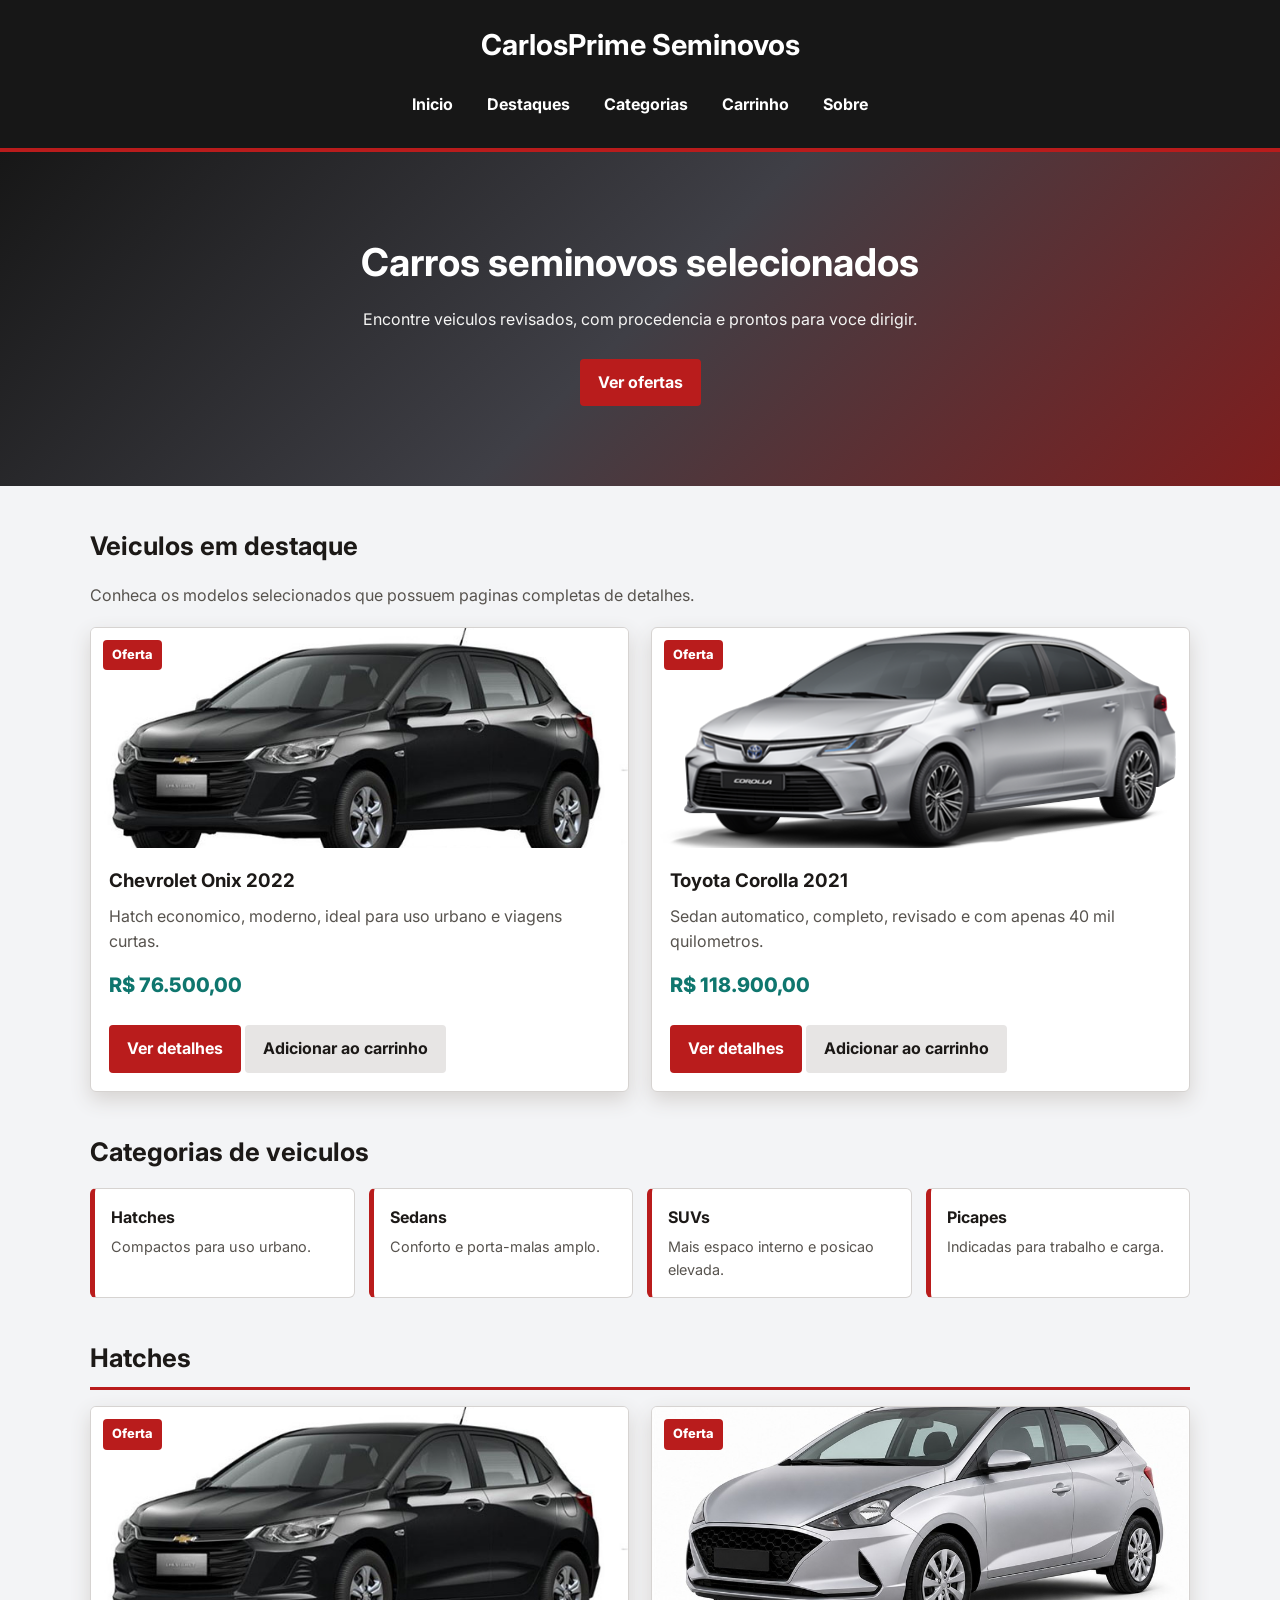
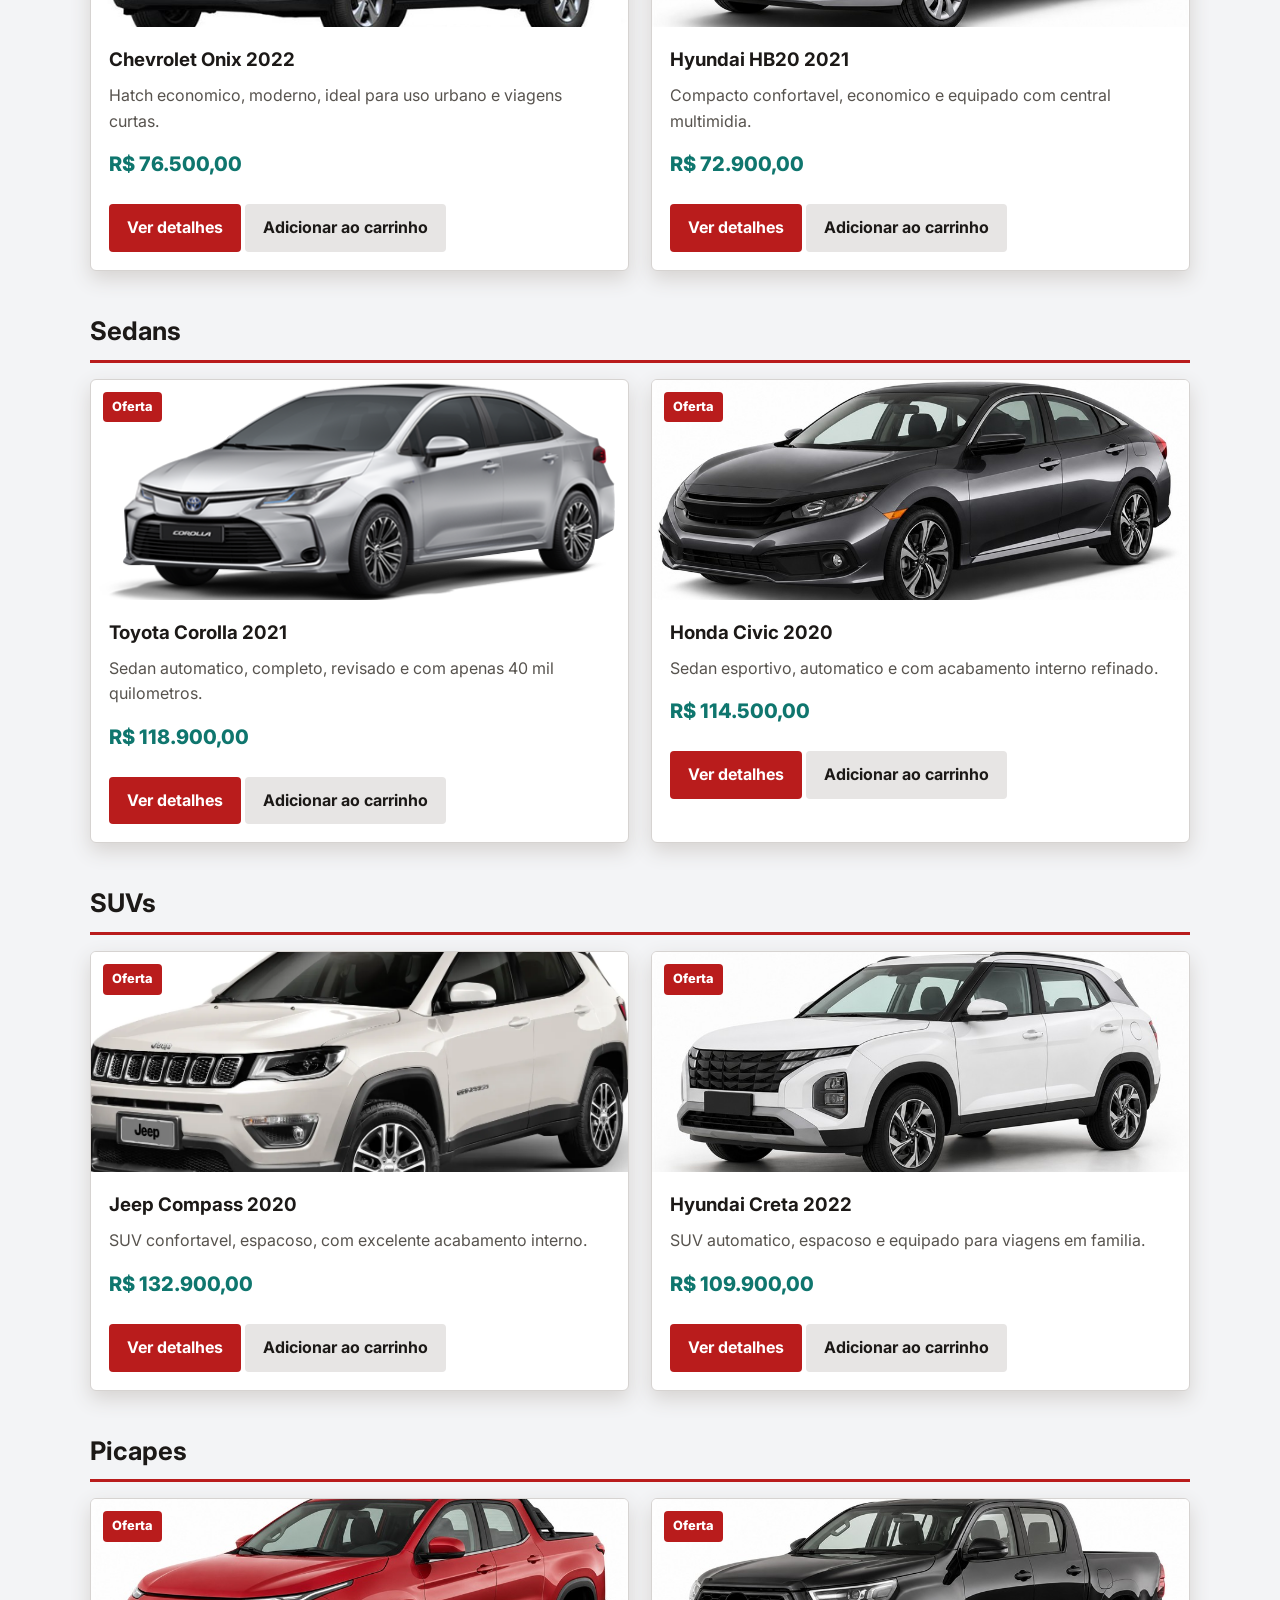
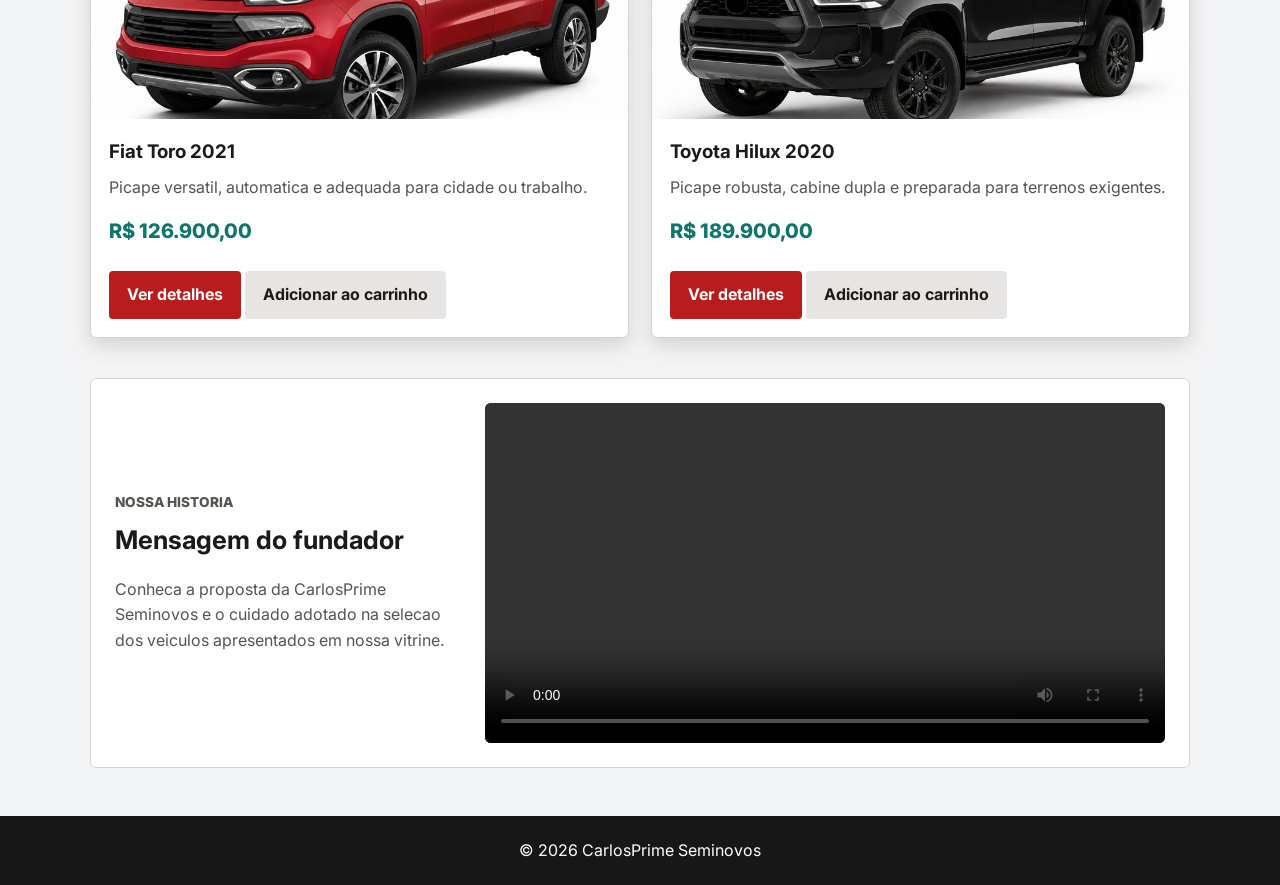
<file: index.html>
<!DOCTYPE html>
<html lang="pt-BR">
    <head>
        <meta charset="UTF-8">
        <meta name="viewport" content="width=device-width, initial-scale=1.0">
        <title>CarlosPrime Seminovos</title>
        <link rel="stylesheet" href="css/style.css">
    </head>
    <body>
        <header>
            <h1>CarlosPrime Seminovos</h1>

            <nav>
                <ul>
                    <li><a href="index.html">Inicio</a></li>
                    <li><a href="#destaques">Destaques</a></li>
                    <li><a href="#categorias">Categorias</a></li>
                    <li><a href="carrinho.html">Carrinho</a></li>
                    <li><a href="sobre.html">Sobre</a></li>
                </ul>
            </nav>
        </header>

        <main>
            <section class="banner">
                <h2>Carros seminovos selecionados</h2>
                <p>Encontre veiculos revisados, com procedencia e prontos para voce dirigir.</p>
                <a href="#destaques" class="botao">Ver ofertas</a>
            </section>

            <section id="destaques" class="produtos cabecalho-vitrine">
                <h2>Veiculos em destaque</h2>
                <p>Conheca os modelos selecionados que possuem paginas completas de detalhes.</p>

                <div class="grade-produtos">
                    <article class="card-produto">
                        <img src="img/onix.jpg" alt="Chevrolet Onix preto seminovo">
                        <div class="card-conteudo">
                            <h3>Chevrolet Onix 2022</h3>
                            <p>Hatch economico, moderno, ideal para uso urbano e viagens curtas.</p>
                            <p class="preco">R$ 76.500,00</p>
                            <a href="onix.html" class="botao">Ver detalhes</a>
                            <a href="carrinho.html" class="botao botao-secundario">Adicionar ao carrinho</a>
                        </div>
                    </article>

                    <article class="card-produto">
                        <img src="img/corolla.jpg" alt="Toyota Corolla prata seminovo">
                        <div class="card-conteudo">
                            <h3>Toyota Corolla 2021</h3>
                            <p>Sedan automatico, completo, revisado e com apenas 40 mil quilometros.</p>
                            <p class="preco">R$ 118.900,00</p>
                            <a href="corolla.html" class="botao">Ver detalhes</a>
                            <a href="carrinho.html" class="botao botao-secundario">Adicionar ao carrinho</a>
                        </div>
                    </article>
                </div>
            </section>

            <section id="categorias" class="categorias">
                <h2>Categorias de veiculos</h2>

                <ul>
                    <li>
                        <a href="#hatches">
                            <strong>Hatches</strong>
                            <span>Compactos para uso urbano.</span>
                        </a>
                    </li>
                    <li>
                        <a href="#sedans">
                            <strong>Sedans</strong>
                            <span>Conforto e porta-malas amplo.</span>
                        </a>
                    </li>
                    <li>
                        <a href="#suvs">
                            <strong>SUVs</strong>
                            <span>Mais espaco interno e posicao elevada.</span>
                        </a>
                    </li>
                    <li>
                        <a href="#picapes">
                            <strong>Picapes</strong>
                            <span>Indicadas para trabalho e carga.</span>
                        </a>
                    </li>
                </ul>
            </section>

            <section id="hatches" class="produtos categoria-produtos">
                <h2>Hatches</h2>
                <div class="grade-produtos">
                    <article class="card-produto">
                        <img src="img/onix.jpg" alt="Chevrolet Onix preto seminovo">
                        <div class="card-conteudo">
                            <h3>Chevrolet Onix 2022</h3>
                            <p>Hatch economico, moderno, ideal para uso urbano e viagens curtas.</p>
                            <p class="preco">R$ 76.500,00</p>
                            <a href="onix.html" class="botao">Ver detalhes</a>
                            <a href="carrinho.html" class="botao botao-secundario">Adicionar ao carrinho</a>
                        </div>
                    </article>

                    <article class="card-produto">
                        <img src="img/hb20.jpg" alt="Hatch compacto prata seminovo">
                        <div class="card-conteudo">
                            <h3>Hyundai HB20 2021</h3>
                            <p>Compacto confortavel, economico e equipado com central multimidia.</p>
                            <p class="preco">R$ 72.900,00</p>
                            <a href="sobre.html" class="botao">Ver detalhes</a>
                            <a href="carrinho.html" class="botao botao-secundario">Adicionar ao carrinho</a>
                        </div>
                    </article>
                </div>
            </section>

            <section id="sedans" class="produtos categoria-produtos">
                <h2>Sedans</h2>
                <div class="grade-produtos">
                    <article class="card-produto">
                        <img src="img/corolla.jpg" alt="Toyota Corolla prata seminovo">
                        <div class="card-conteudo">
                            <h3>Toyota Corolla 2021</h3>
                            <p>Sedan automatico, completo, revisado e com apenas 40 mil quilometros.</p>
                            <p class="preco">R$ 118.900,00</p>
                            <a href="corolla.html" class="botao">Ver detalhes</a>
                            <a href="carrinho.html" class="botao botao-secundario">Adicionar ao carrinho</a>
                        </div>
                    </article>

                    <article class="card-produto">
                        <img src="img/civic.jpg" alt="Sedan cinza seminovo">
                        <div class="card-conteudo">
                            <h3>Honda Civic 2020</h3>
                            <p>Sedan esportivo, automatico e com acabamento interno refinado.</p>
                            <p class="preco">R$ 114.500,00</p>
                            <a href="sobre.html" class="botao">Ver detalhes</a>
                            <a href="carrinho.html" class="botao botao-secundario">Adicionar ao carrinho</a>
                        </div>
                    </article>
                </div>
            </section>

            <section id="suvs" class="produtos categoria-produtos">
                <h2>SUVs</h2>
                <div class="grade-produtos">
                    <article class="card-produto">
                        <img src="img/compass.jpg" alt="Jeep Compass cinza seminovo">
                        <div class="card-conteudo">
                            <h3>Jeep Compass 2020</h3>
                            <p>SUV confortavel, espacoso, com excelente acabamento interno.</p>
                            <p class="preco">R$ 132.900,00</p>
                            <a href="sobre.html" class="botao">Ver detalhes</a>
                            <a href="carrinho.html" class="botao botao-secundario">Adicionar ao carrinho</a>
                        </div>
                    </article>

                    <article class="card-produto">
                        <img src="img/creta.jpg" alt="SUV branco seminovo">
                        <div class="card-conteudo">
                            <h3>Hyundai Creta 2022</h3>
                            <p>SUV automatico, espacoso e equipado para viagens em familia.</p>
                            <p class="preco">R$ 109.900,00</p>
                            <a href="sobre.html" class="botao">Ver detalhes</a>
                            <a href="carrinho.html" class="botao botao-secundario">Adicionar ao carrinho</a>
                        </div>
                    </article>
                </div>
            </section>

            <section id="picapes" class="produtos categoria-produtos">
                <h2>Picapes</h2>
                <div class="grade-produtos">
                    <article class="card-produto">
                        <img src="img/toro.jpg" alt="Picape vermelha seminova">
                        <div class="card-conteudo">
                            <h3>Fiat Toro 2021</h3>
                            <p>Picape versatil, automatica e adequada para cidade ou trabalho.</p>
                            <p class="preco">R$ 126.900,00</p>
                            <a href="sobre.html" class="botao">Ver detalhes</a>
                            <a href="carrinho.html" class="botao botao-secundario">Adicionar ao carrinho</a>
                        </div>
                    </article>

                    <article class="card-produto">
                        <img src="img/hilux.jpg" alt="Picape preta seminova">
                        <div class="card-conteudo">
                            <h3>Toyota Hilux 2020</h3>
                            <p>Picape robusta, cabine dupla e preparada para terrenos exigentes.</p>
                            <p class="preco">R$ 189.900,00</p>
                            <a href="sobre.html" class="botao">Ver detalhes</a>
                            <a href="carrinho.html" class="botao botao-secundario">Adicionar ao carrinho</a>
                        </div>
                    </article>
                </div>
            </section>

            <section id="fundador" class="fundador">
                <div class="fundador-texto">
                    <p class="etiqueta">Nossa historia</p>
                    <h2>Mensagem do fundador</h2>
                    <p>
                        Conheca a proposta da CarlosPrime Seminovos e o cuidado adotado na
                        selecao dos veiculos apresentados em nossa vitrine.
                    </p>
                </div>

                <div class="video-responsivo">
                    <video controls preload="metadata">
                        <source src="video/video.mp4" type="video/mp4">
                        Seu navegador nao suporta a reproducao de videos.
                    </video>
                </div>
            </section>
        </main>

        <footer>
            <p>&copy; 2026 CarlosPrime Seminovos</p>
        </footer>
    </body>
</html>
</file>
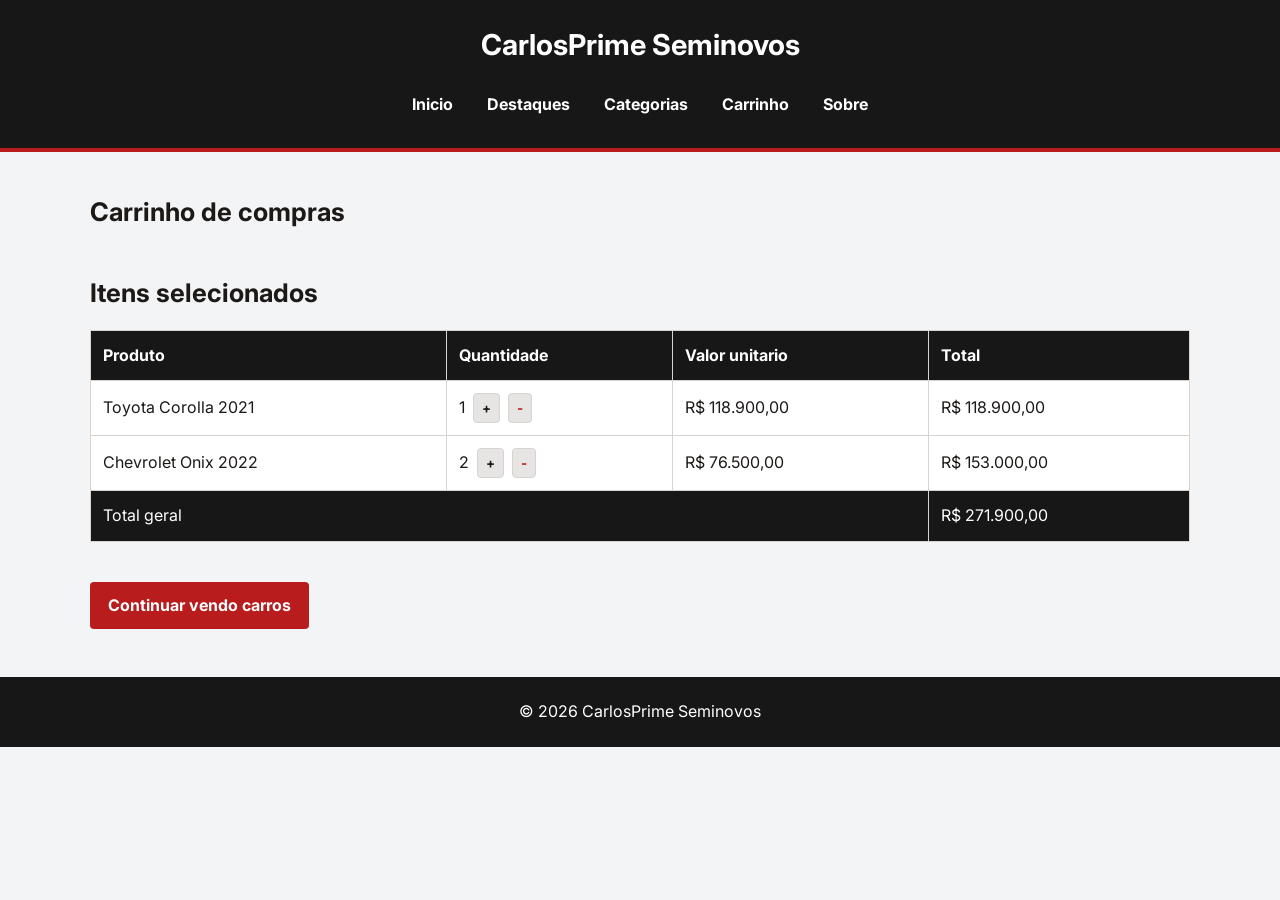
<file: carrinho.html>
<!DOCTYPE html>
<html lang="pt-BR">
    <head>
        <meta charset="UTF-8">
        <meta name="viewport" content="width=device-width, initial-scale=1.0">
        <title>Carrinho | CarlosPrime Seminovos</title>
        <link rel="stylesheet" href="css/style.css">
    </head>
    <body>
        <header>
            <h1>CarlosPrime Seminovos</h1>

            <nav>
                <ul>
                    <li><a href="index.html">Inicio</a></li>
                    <li><a href="index.html#destaques">Destaques</a></li>
                    <li><a href="index.html#categorias">Categorias</a></li>
                    <li><a href="carrinho.html">Carrinho</a></li>
                    <li><a href="sobre.html">Sobre</a></li>
                </ul>
            </nav>
        </header>

        <main>
            <section class="pagina-titulo">
                <h2>Carrinho de compras</h2>
                <p></p>
            </section>

            <section class="tabela-secao">
                <h2>Itens selecionados</h2>

                <div class="tabela-responsiva">
                    <table>
                        <thead>
                            <tr>
                                <th>Produto</th>
                                <th>Quantidade</th>
                                <th>Valor unitario</th>
                                <th>Total</th>
                            </tr>
                        </thead>
                        <tbody>
                            <tr>
                                <td>Toyota Corolla 2021</td>
                                <td>
                                    <div class="controle-quantidade">
                                        <span>1</span>
                                        <button type="button" >+</button>
                                        <button type="button" >-</button>
                                    </div>
                                </td>
                                <td>R$ 118.900,00</td>
                                <td>R$ 118.900,00</td>
                            </tr>
                            <tr>
                                <td>Chevrolet Onix 2022</td>
                                <td>
                                    <div class="controle-quantidade">
                                        <span>2</span>
                                        <button type="button" >+</button>
                                        <button type="button" >-</button>
                                    </div>
                                </td>
                                <td>R$ 76.500,00</td>
                                <td>R$ 153.000,00</td>
                            </tr>
                        </tbody>
                        <tfoot>
                            <tr>
                                <td colspan="3">Total geral</td>
                                <td>R$ 271.900,00</td>
                            </tr>
                        </tfoot>
                    </table>
                </div>
            </section>

            <section class="resumo-compra">
                
                <a href="index.html" class="botao">Continuar vendo carros</a>
            </section>
        </main>

        <footer>
            <p>&copy; 2026 CarlosPrime Seminovos</p>
        </footer>
    </body>
</html>
</file>
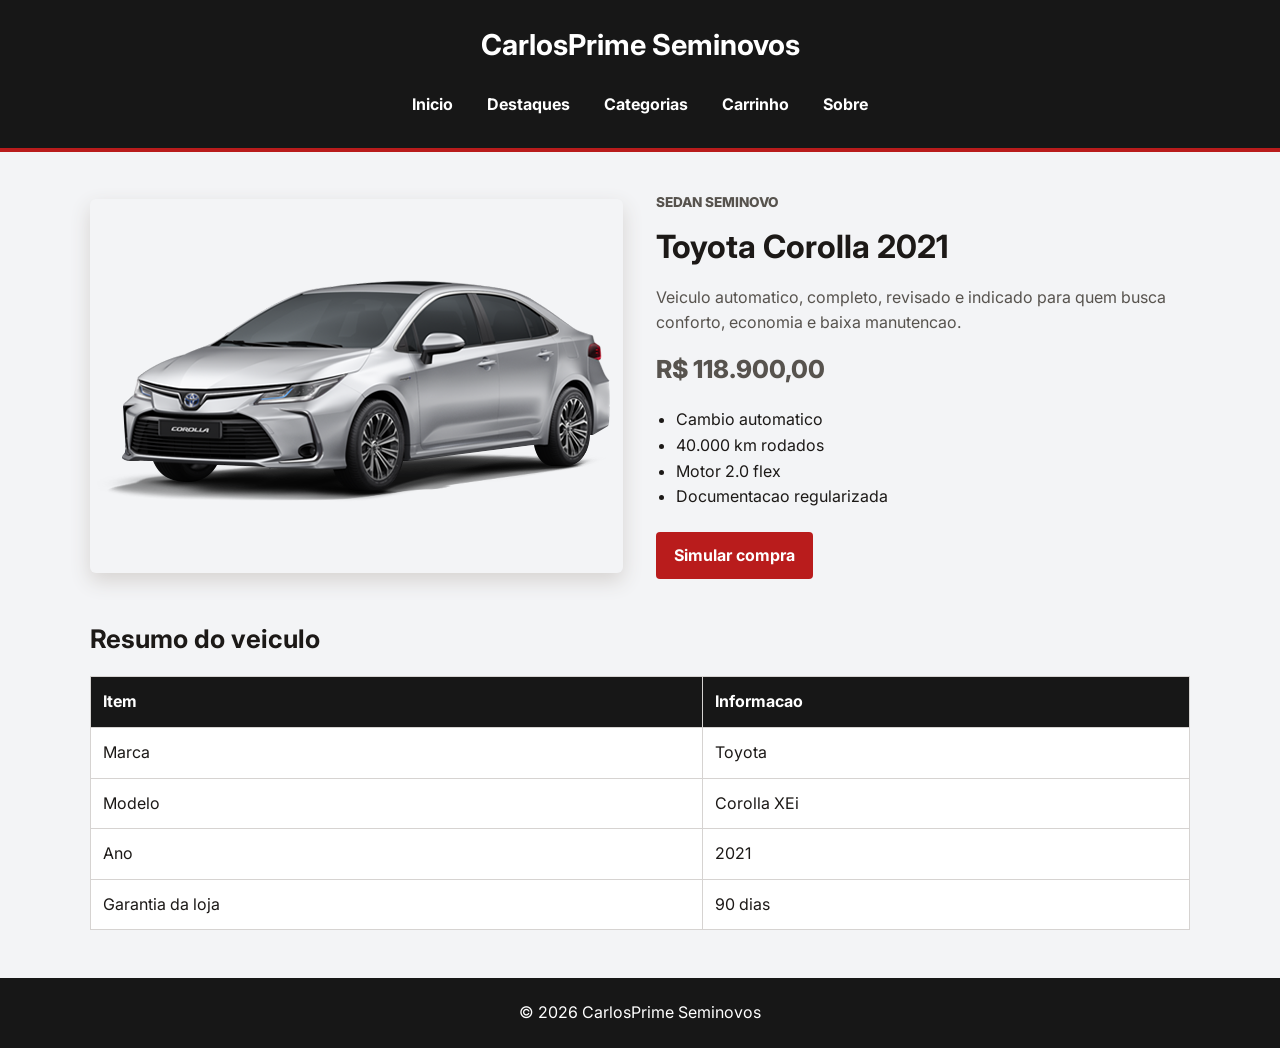
<file: corolla.html>
<!DOCTYPE html>
<html lang="pt-BR">
    <head>
        <meta charset="UTF-8">
        <meta name="viewport" content="width=device-width, initial-scale=1.0">
        <title>Toyota Corolla 2021 | CarlosPrime Seminovos</title>
        <link rel="stylesheet" href="css/style.css">
    </head>
    <body>
        <header>
            <h1>CarlosPrime Seminovos</h1>

            <nav>
                <ul>
                    <li><a href="index.html">Inicio</a></li>
                    <li><a href="index.html#destaques">Destaques</a></li>
                    <li><a href="index.html#categorias">Categorias</a></li>
                    <li><a href="carrinho.html">Carrinho</a></li>
                    <li><a href="sobre.html">Sobre</a></li>
                </ul>
            </nav>
        </header>

        <main>
            <section class="detalhe-produto">
                <div class="detalhe-imagem">
                    <img src="img/corolla.jpg" alt="Toyota Corolla 2021 prata visto de frente">
                </div>

                <div class="detalhe-info">
                    <p class="etiqueta">Sedan seminovo</p>
                    <h2>Toyota Corolla 2021</h2>
                    <p>
                        Veiculo automatico, completo, revisado e indicado para quem busca conforto,
                        economia e baixa manutencao.
                    </p>

                    <p class="preco detalhe-preco">R$ 118.900,00</p>

                    <ul class="lista-dados">
                        <li>Cambio automatico</li>
                        <li>40.000 km rodados</li>
                        <li>Motor 2.0 flex</li>
                        <li>Documentacao regularizada</li>
                    </ul>

                    <a href="carrinho.html" class="botao">Simular compra</a>
                </div>
            </section>

            <section class="tabela-secao">
                <h2>Resumo do veiculo</h2>

                <div class="tabela-responsiva">
                    <table>
                        <thead>
                            <tr>
                                <th>Item</th>
                                <th>Informacao</th>
                            </tr>
                        </thead>
                        <tbody>
                            <tr>
                                <td>Marca</td>
                                <td>Toyota</td>
                            </tr>
                            <tr>
                                <td>Modelo</td>
                                <td>Corolla XEi</td>
                            </tr>
                            <tr>
                                <td>Ano</td>
                                <td>2021</td>
                            </tr>
                            <tr>
                                <td>Garantia da loja</td>
                                <td>90 dias</td>
                            </tr>
                        </tbody>
                    </table>
                </div>
            </section>
        </main>

        <footer>
            <p>&copy; 2026 CarlosPrime Seminovos</p>
        </footer>
    </body>
</html>
</file>
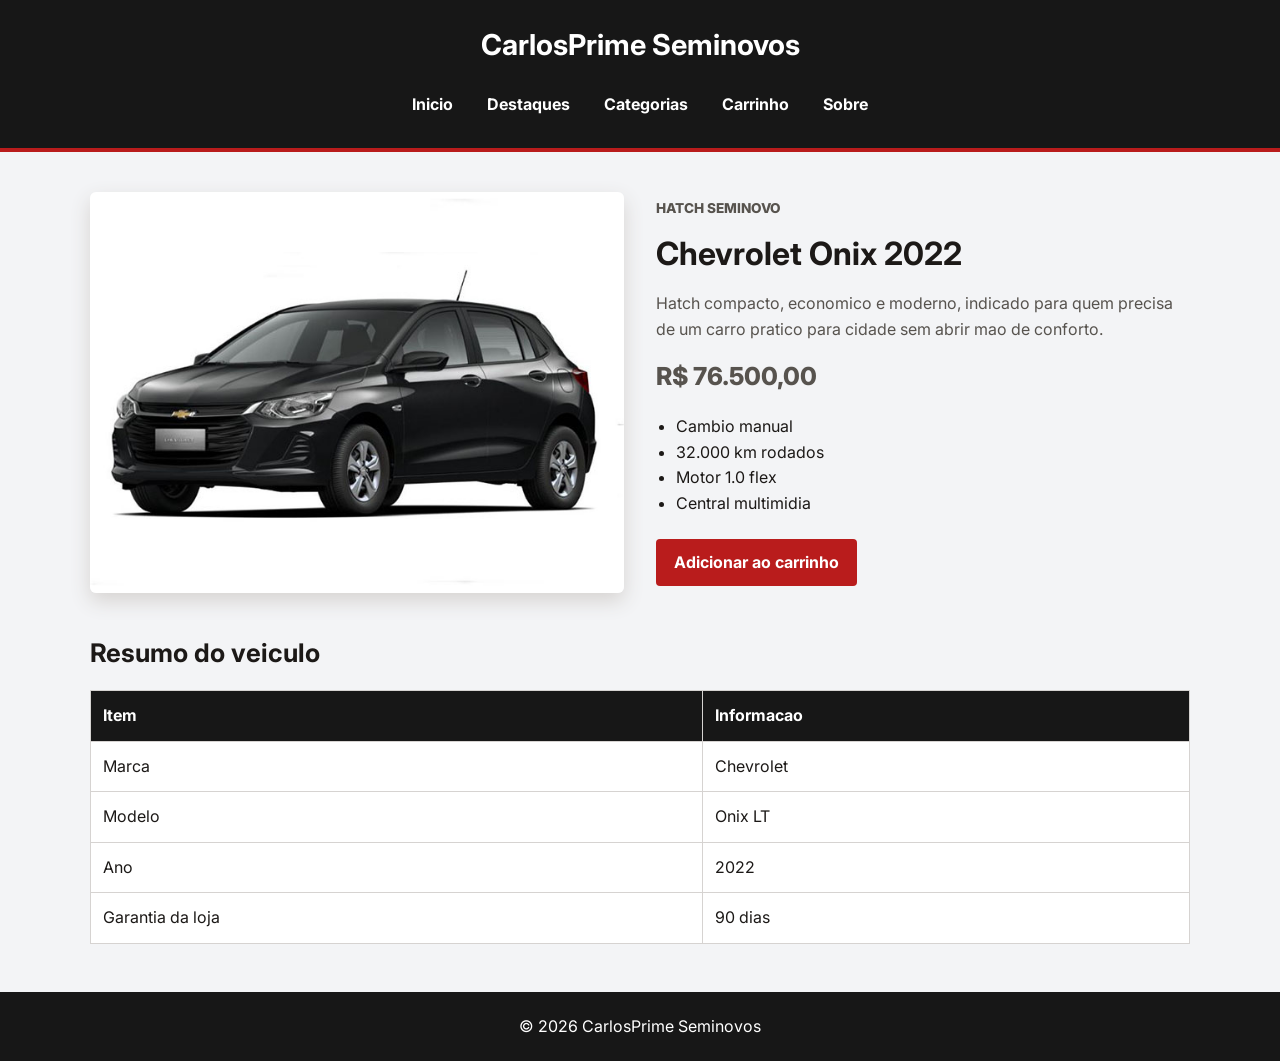
<file: onix.html>
<!DOCTYPE html>
<html lang="pt-BR">
    <head>
        <meta charset="UTF-8">
        <meta name="viewport" content="width=device-width, initial-scale=1.0">
        <title>Chevrolet Onix 2022 | CarlosPrime Seminovos</title>
        <link rel="stylesheet" href="css/style.css">
    </head>
    <body>
        <header>
            <h1>CarlosPrime Seminovos</h1>

            <nav>
                <ul>
                    <li><a href="index.html">Inicio</a></li>
                    <li><a href="index.html#destaques">Destaques</a></li>
                    <li><a href="index.html#categorias">Categorias</a></li>
                    <li><a href="carrinho.html">Carrinho</a></li>
                    <li><a href="sobre.html">Sobre</a></li>
                </ul>
            </nav>
        </header>

        <main>
            <section class="detalhe-produto">
                <div class="detalhe-imagem">
                    <img src="img/onix.jpg" alt="Chevrolet Onix 2022 branco visto de frente">
                </div>

                <div class="detalhe-info">
                    <p class="etiqueta">Hatch seminovo</p>
                    <h2>Chevrolet Onix 2022</h2>
                    <p>
                        Hatch compacto, economico e moderno, indicado para quem precisa de um
                        carro pratico para cidade sem abrir mao de conforto.
                    </p>

                    <p class="preco detalhe-preco">R$ 76.500,00</p>

                    <ul class="lista-dados">
                        <li>Cambio manual</li>
                        <li>32.000 km rodados</li>
                        <li>Motor 1.0 flex</li>
                        <li>Central multimidia</li>
                    </ul>

                    <a href="carrinho.html" class="botao">Adicionar ao carrinho</a>
                </div>
            </section>

            <section class="tabela-secao">
                <h2>Resumo do veiculo</h2>

                <div class="tabela-responsiva">
                    <table>
                        <thead>
                            <tr>
                                <th>Item</th>
                                <th>Informacao</th>
                            </tr>
                        </thead>
                        <tbody>
                            <tr>
                                <td>Marca</td>
                                <td>Chevrolet</td>
                            </tr>
                            <tr>
                                <td>Modelo</td>
                                <td>Onix LT</td>
                            </tr>
                            <tr>
                                <td>Ano</td>
                                <td>2022</td>
                            </tr>
                            <tr>
                                <td>Garantia da loja</td>
                                <td>90 dias</td>
                            </tr>
                        </tbody>
                    </table>
                </div>
            </section>
        </main>

        <footer>
            <p>&copy; 2026 CarlosPrime Seminovos</p>
        </footer>
    </body>
</html>
</file>
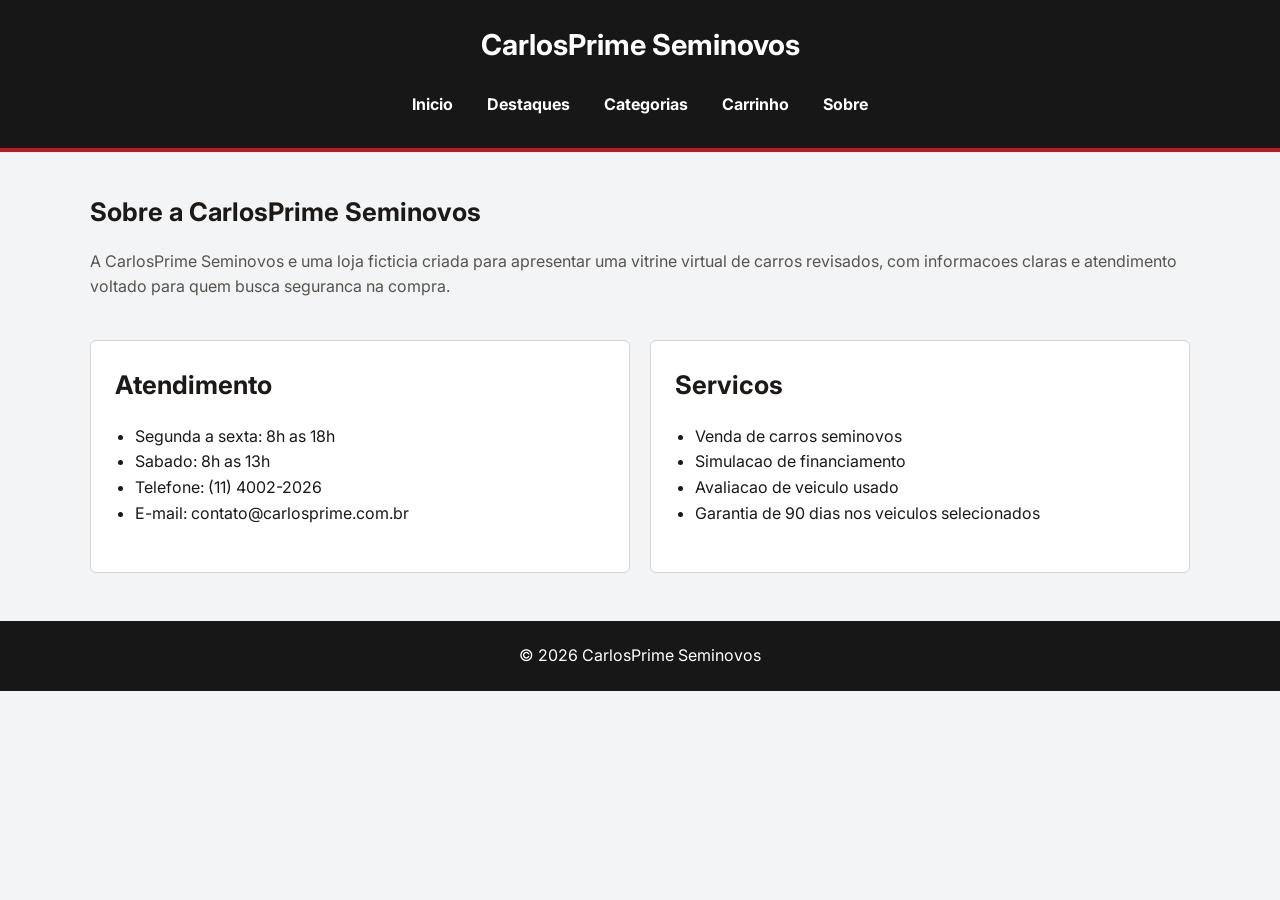
<file: sobre.html>
<!DOCTYPE html>
<html lang="pt-BR">
    <head>
        <meta charset="UTF-8">
        <meta name="viewport" content="width=device-width, initial-scale=1.0">
        <title>Sobre | CarlosPrime Seminovos</title>
        <link rel="stylesheet" href="css/style.css">
    </head>
    <body>
        <header>
            <h1>CarlosPrime Seminovos</h1>

            <nav>
                <ul>
                    <li><a href="index.html">Inicio</a></li>
                    <li><a href="index.html#destaques">Destaques</a></li>
                    <li><a href="index.html#categorias">Categorias</a></li>
                    <li><a href="carrinho.html">Carrinho</a></li>
                    <li><a href="sobre.html">Sobre</a></li>
                </ul>
            </nav>
        </header>

        <main>
            <section class="pagina-titulo">
                <h2>Sobre a CarlosPrime Seminovos</h2>
                <p>
                    A CarlosPrime Seminovos e uma loja ficticia criada para apresentar uma
                    vitrine virtual de carros revisados, com informacoes claras e atendimento
                    voltado para quem busca seguranca na compra.
                </p>
            </section>

            <section class="sobre-grid">
                <article class="bloco-info">
                    <h2>Atendimento</h2>
                    <ul class="lista-dados">
                        <li>Segunda a sexta: 8h as 18h</li>
                        <li>Sabado: 8h as 13h</li>
                        <li>Telefone: (11) 4002-2026</li>
                        <li>E-mail: contato@carlosprime.com.br</li>
                    </ul>
                </article>

                <article class="bloco-info">
                    <h2>Servicos</h2>
                    <ul class="lista-dados">
                        <li>Venda de carros seminovos</li>
                        <li>Simulacao de financiamento</li>
                        <li>Avaliacao de veiculo usado</li>
                        <li>Garantia de 90 dias nos veiculos selecionados</li>
                    </ul>
                </article>
            </section>

        </main>

        <footer>
            <p>&copy; 2026 CarlosPrime Seminovos</p>
        </footer>
    </body>
</html>
</file>
<file: css/style.css>
@import url("https://fonts.googleapis.com/css2?family=Inter:wght@400;600;700;800&display=swap");

* {
    margin: 0;
    padding: 0;
    box-sizing: border-box;
}

html {
    scroll-behavior: smooth;
}

body {
    font-family: "Inter", Arial, sans-serif;
    background-color: #f3f4f6;
    color: #1c1917;
    line-height: 1.6;
}

img {
    display: block;
    max-width: 100%;
}

header,
footer {
    background-color: #171717;
    color: white;
    text-align: center;
}

header {
    padding: 22px 5%;
    border-bottom: 4px solid #b91c1c;
}

header h1 {
    margin-bottom: 16px;
    font-size: 1.8rem;
}

nav ul {
    display: flex;
    justify-content: center;
    flex-wrap: wrap;
    gap: 10px;
    list-style: none;
}

nav a {
    display: block;
    padding: 8px 12px;
    color: white;
    font-weight: 700;
    text-decoration: none;
    border-radius: 4px;
    transition: 0.3s;
}

nav a:hover {
    background-color: #3f3f46;
    color: #fecaca;
}

.banner {
    padding: 80px 20px;
    background: linear-gradient(135deg, #171717, #3f3f46, #7f1d1d);
    color: white;
    text-align: center;
}

.banner h2 {
    margin-bottom: 14px;
    font-size: 2.4rem;
    animation: aparecer 0.8s ease;
}

.banner p {
    max-width: 620px;
    margin: 0 auto 26px;
    color: #f5f5f4;
}

.botao {
    display: inline-block;
    padding: 11px 18px;
    background-color: #b91c1c;
    color: white;
    font-weight: 700;
    text-decoration: none;
    border-radius: 4px;
    transition: 0.3s;
}

.botao:hover {
    background-color: #7f1d1d;
    transform: translateY(-2px);
}

.botao-secundario {
    margin-top: 10px;
    background-color: #e7e5e4;
    color: #1c1917;
}

.botao-secundario:hover {
    background-color: #d6d3d1;
    color: #1c1917;
}

.categorias,
.produtos,
.tabela-secao,
.resumo-compra,
.pagina-titulo,
.sobre-grid,
.fundador,
.detalhe-produto {
    width: 92%;
    max-width: 1100px;
    margin: 40px auto;
}

.categorias h2,
.produtos h2,
.tabela-secao h2,
.resumo-compra h2,
.pagina-titulo h2,
.sobre-grid h2,
.fundador h2 {
    margin-bottom: 16px;
    font-size: 1.6rem;
}

.pagina-titulo p,
.resumo-compra p,
.fundador p {
    color: #57534e;
}

.cabecalho-vitrine > p {
    margin-bottom: 18px;
     color: #57534e;
}

.categorias ul {
    display: grid;
    grid-template-columns: repeat(4, 1fr);
    gap: 14px;
    list-style: none;
}

.categorias li {
    padding: 16px;
    background-color: white;
    border: 1px solid #d6d3d1;
    border-left: 5px solid #b91c1c;
    border-radius: 6px;
    transition: 0.3s;
}

.categorias li:hover {
    transform: translateY(-3px);
    box-shadow: 0 8px 18px #d6d3d1;
}

.categorias a {
    display: block;
    color: #1c1917;
    text-decoration: none;
}

.categorias strong,
.categorias span {
    display: block;
}

.categorias span {
    margin-top: 4px;
    color: #57534e;
    font-size: 0.9rem;
}

.cabecalho-vitrine {
    margin-bottom: 20px;
}

.categoria-produtos {
    margin-top: 24px;
}

.categoria-produtos > h2 {
    padding-bottom: 8px;
    border-bottom: 3px solid #b91c1c;
}

.grade-produtos {
    display: grid;
    grid-template-columns: repeat(2, 1fr);
    gap: 22px;
}

.card-produto {
    position: relative;
    overflow: hidden;
    background-color: white;
    border: 1px solid #d6d3d1;
    border-radius: 6px;
    box-shadow: 0 8px 20px #d6d3d1;
    transition: 0.3s;
}

.card-produto:hover {
    transform: translateY(-4px);
}

.card-produto::before {
    content: "Oferta";
    position: absolute;
    top: 12px;
    left: 12px;
    z-index: 1;
    padding: 5px 9px;
    background-color: #b91c1c;
    color: white;
    font-size: 0.8rem;
    font-weight: 800;
    border-radius: 4px;
}

.card-produto img {
    width: 100%;
    height: 220px;
    object-fit: cover;
    transition: 0.3s;
}

.card-produto:hover img {
    transform: scale(1.03);
}

.card-conteudo {
    padding: 18px;
}

.card-conteudo h3 + p {
    margin-top: 8px;
    color: #57534e;
}

.preco {
    margin: 14px 0;
    color: #0f766e;
    font-size: 1.25rem;
    font-weight: 800;
}

.detalhe-produto {
    display: grid;
    grid-template-columns: 1fr 1fr;
    align-items: center;
    gap: 32px;
}

.detalhe-imagem img {
    border-radius: 6px;
    box-shadow: 0 8px 20px #d6d3d1;
}

.etiqueta {
    color: #b91c1c;
    font-size: 0.85rem;
    font-weight: 800;
    text-transform: uppercase;
}

.detalhe-info h2 {
    margin: 8px 0 12px;
    font-size: 2rem;
}

.detalhe-info p {
    color: #57534e;
}

.detalhe-preco {
    font-size: 1.55rem;
}

.lista-dados {
    margin: 18px 0 22px 20px;
}

.sobre-grid {
    display: grid;
    grid-template-columns: repeat(2, 1fr);
    gap: 20px;
}

.bloco-info,
.fundador {
    padding: 24px;
    background-color: white;
    border: 1px solid #d6d3d1;
    border-radius: 6px;
}

.fundador {
    display: grid;
    grid-template-columns: 1fr 2fr;
    align-items: center;
    gap: 30px;
}

.fundador-texto h2 {
    margin-top: 6px;
}

.video-responsivo {
    overflow: hidden;
    background-color: #171717;
    border-radius: 6px;
}

.video-responsivo video {
    display: block;
    width: 100%;
    max-height: 620px;
}

.tabela-responsiva {
    overflow-x: auto;
}

table {
    width: 100%;
    min-width: 520px;
    background-color: white;
    border-collapse: collapse;
}

th,
td {
    padding: 12px;
    border: 1px solid #d6d3d1;
    text-align: left;
}

th,
tfoot td {
    background-color: #171717;
    color: white;
}

.controle-quantidade {
    display: flex;
    align-items: center;
    gap: 8px;
}

.controle-quantidade button {
    padding: 6px 8px;
    background-color: #e7e5e4;
    color: #1c1917;
    font-family: inherit;
    font-weight: 700;
    border: 1px solid #d6d3d1;
    border-radius: 4px;
    opacity: 1;
}

.controle-quantidade button:last-child {
    color: #b91c1c;
}

footer {
    margin-top: 48px;
    padding: 22px;
}

@keyframes aparecer {
    from {
        opacity: 0;
        transform: translateY(20px);
    }

    to {
        opacity: 1;
        transform: translateY(0);
    }
}

@media (max-width: 900px) {
    .categorias ul {
        grid-template-columns: repeat(2, 1fr);
    }
}

@media (max-width: 700px) {
    header h1 {
        font-size: 1.45rem;
    }

    nav a {
        padding: 6px 8px;
        font-size: 0.9rem;
    }

    .banner {
        padding: 60px 20px;
    }

    .banner h2 {
        font-size: 1.8rem;
    }

    .categorias ul,
    .grade-produtos,
    .detalhe-produto,
    .sobre-grid,
    .fundador {
        grid-template-columns: 1fr;
    }

    .card-produto img {
        height: 200px;
    }

    .fundador {
        padding: 18px;
    }

    table {
        font-size: 0.9rem;
    }
}
</file>
